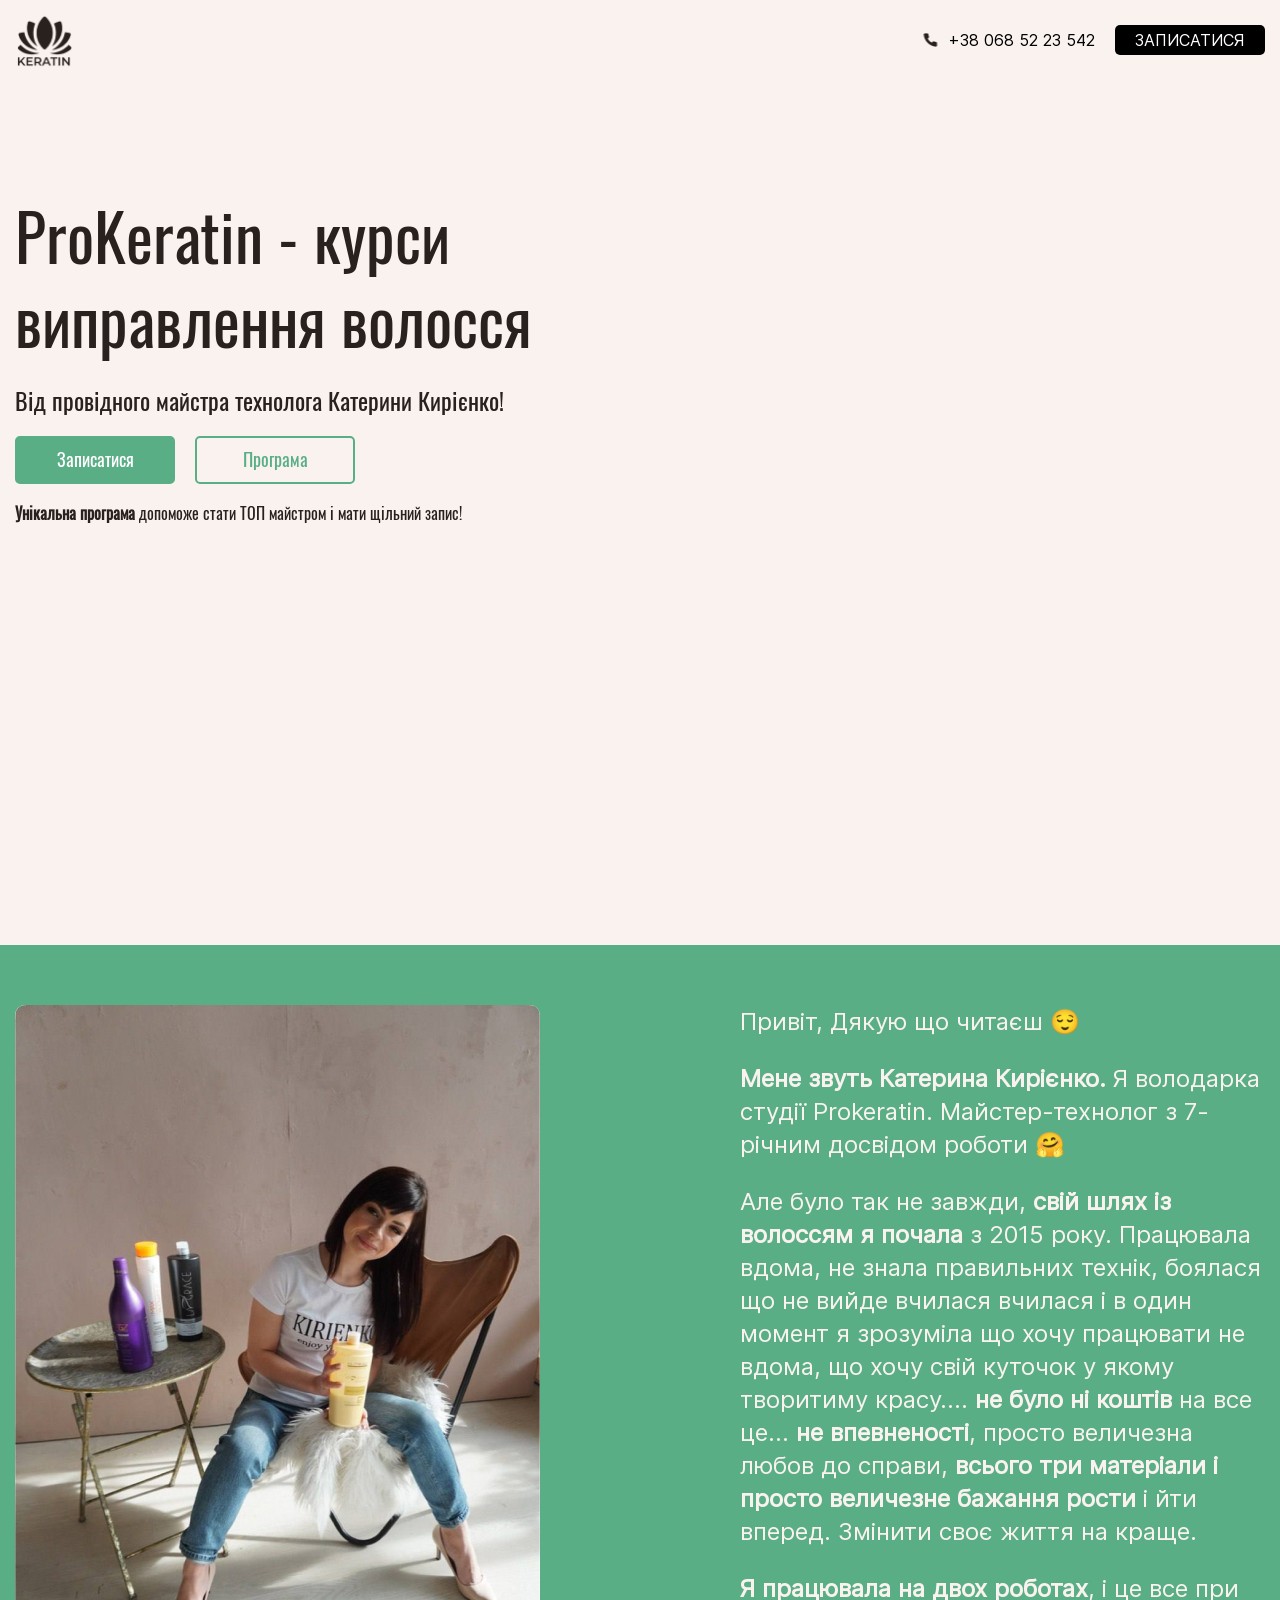
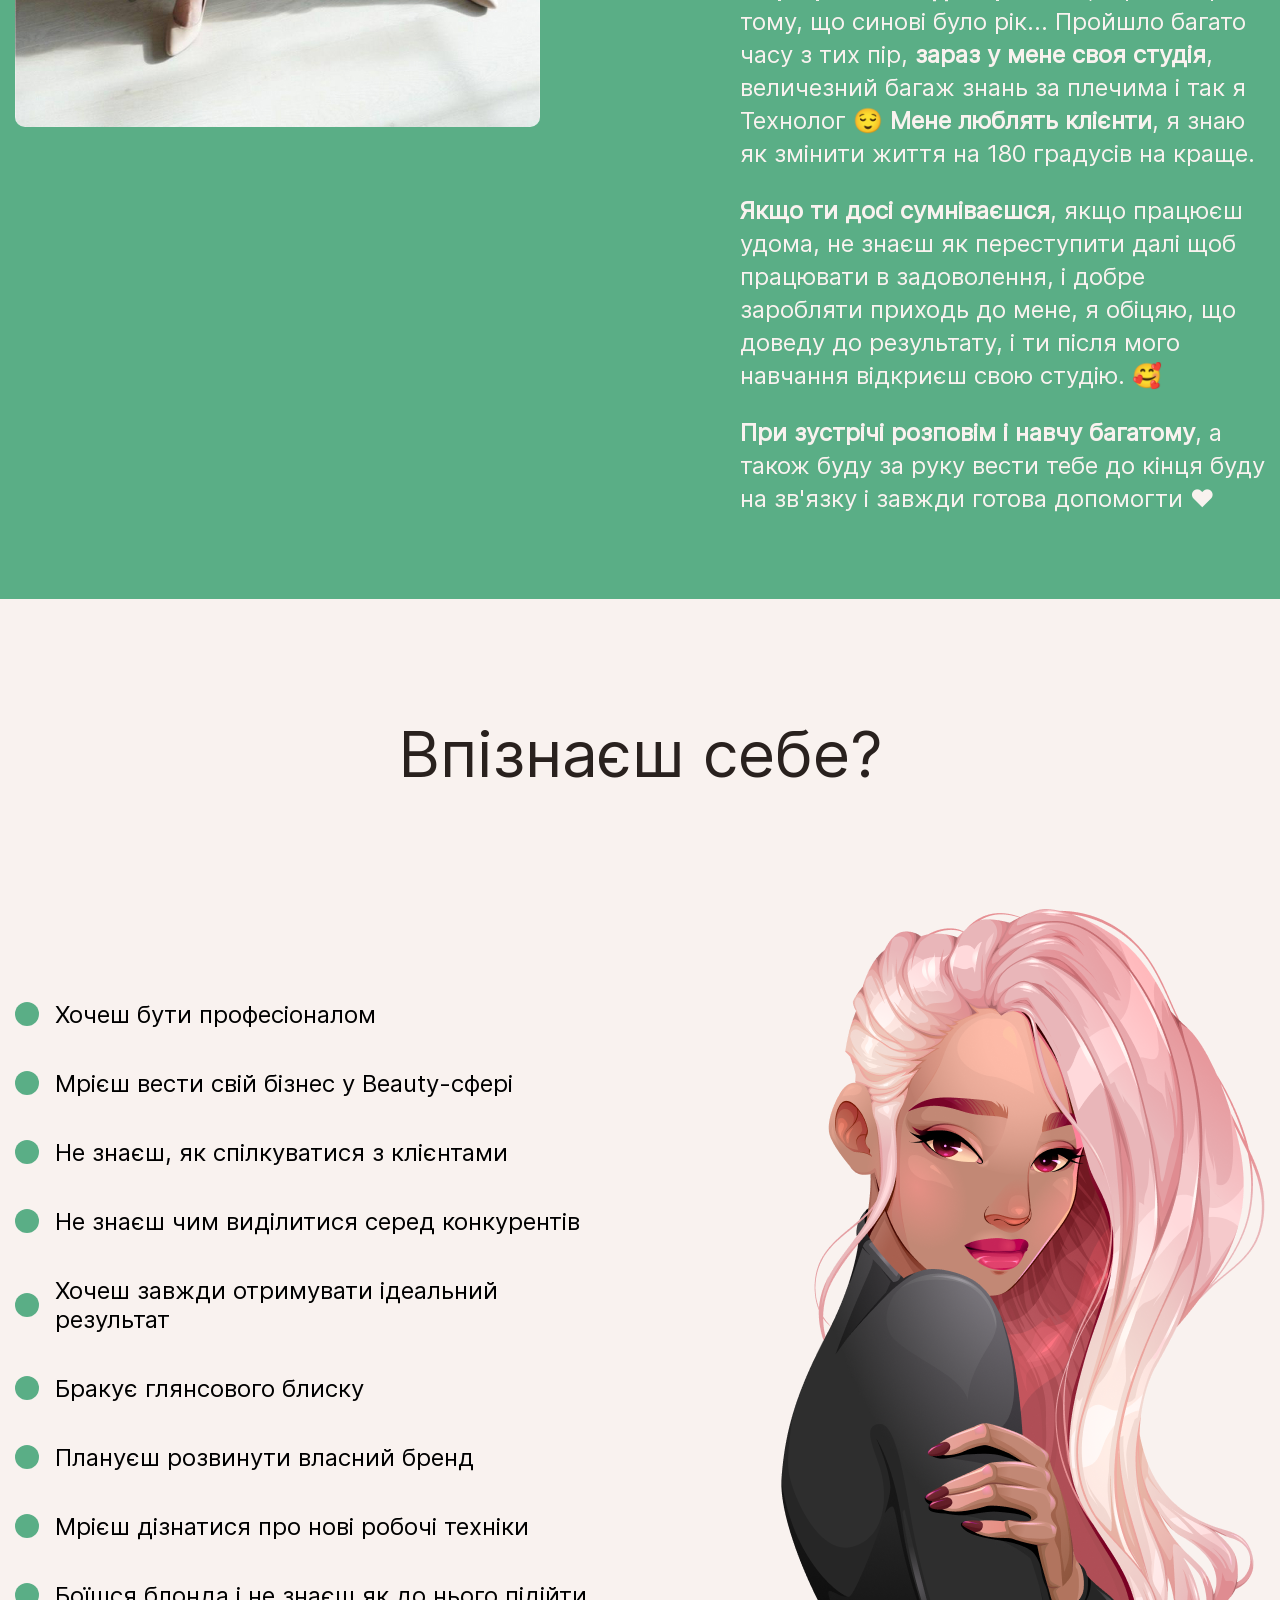
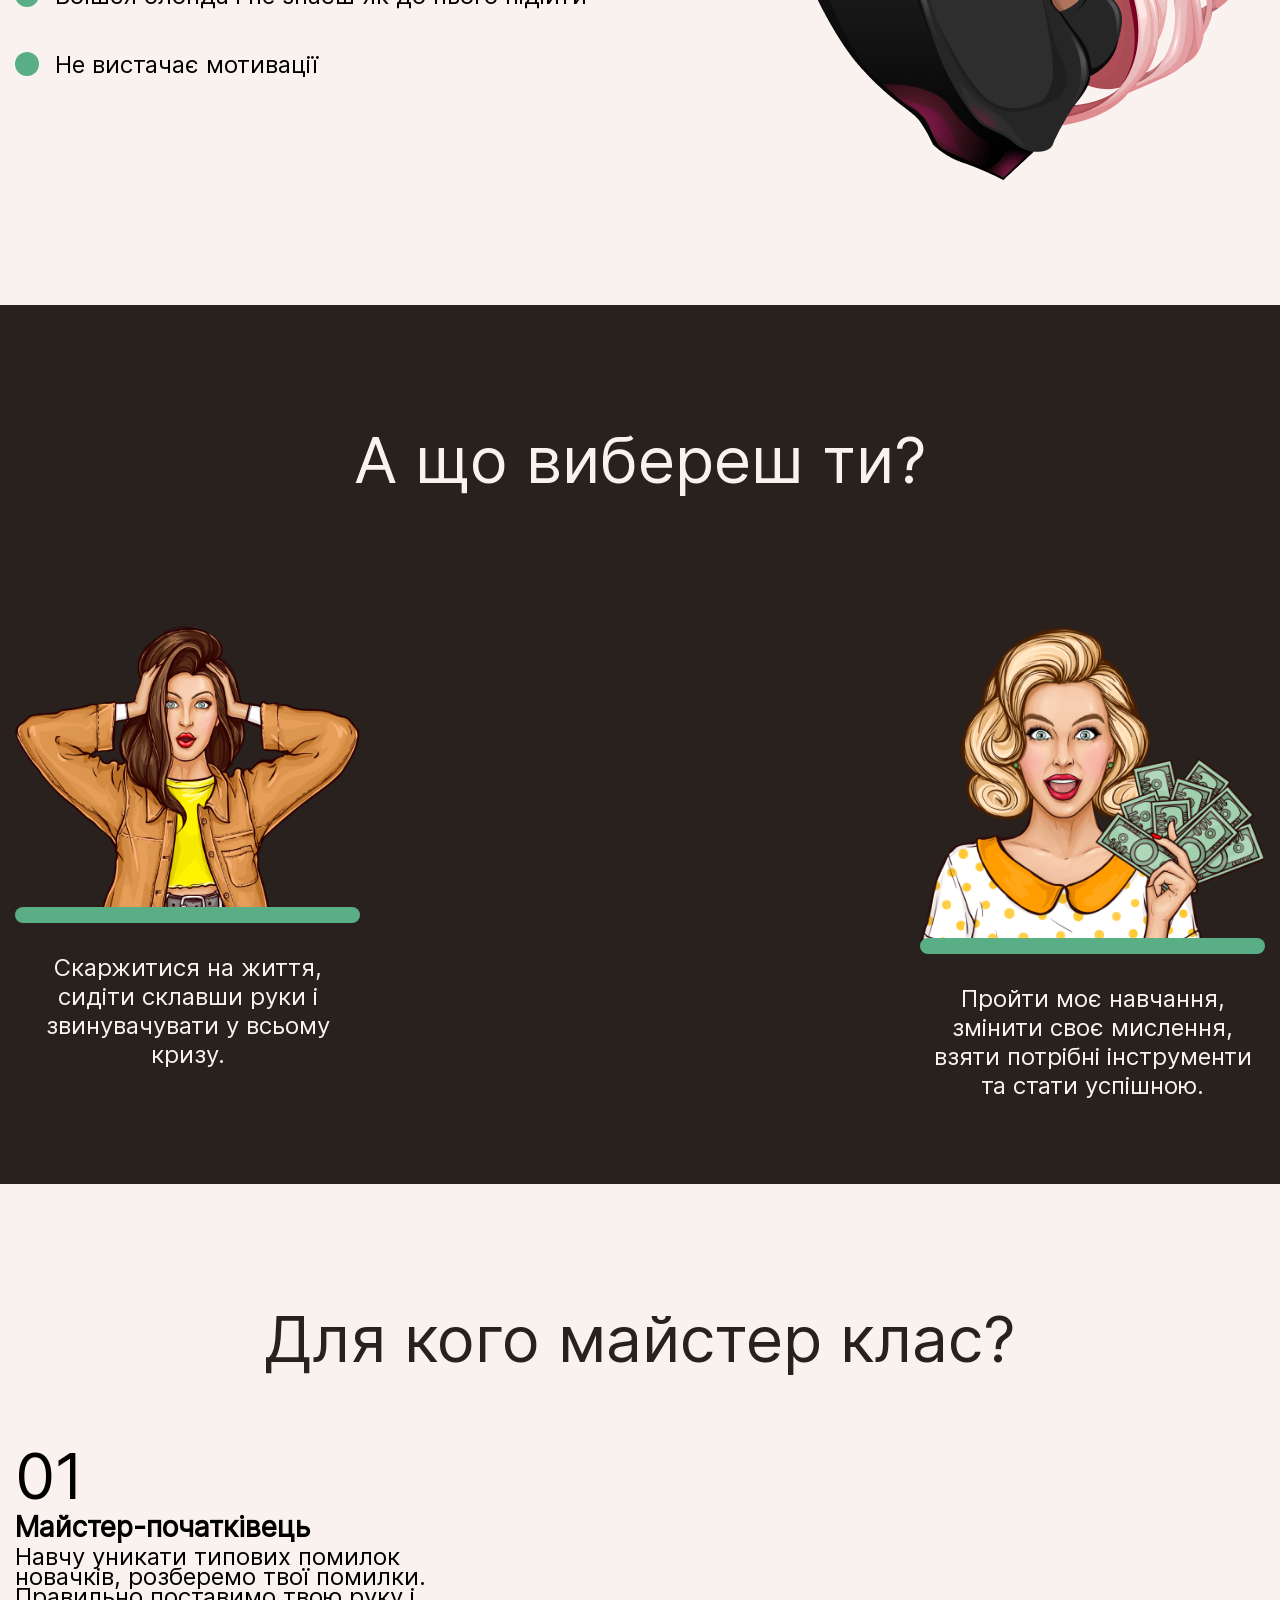
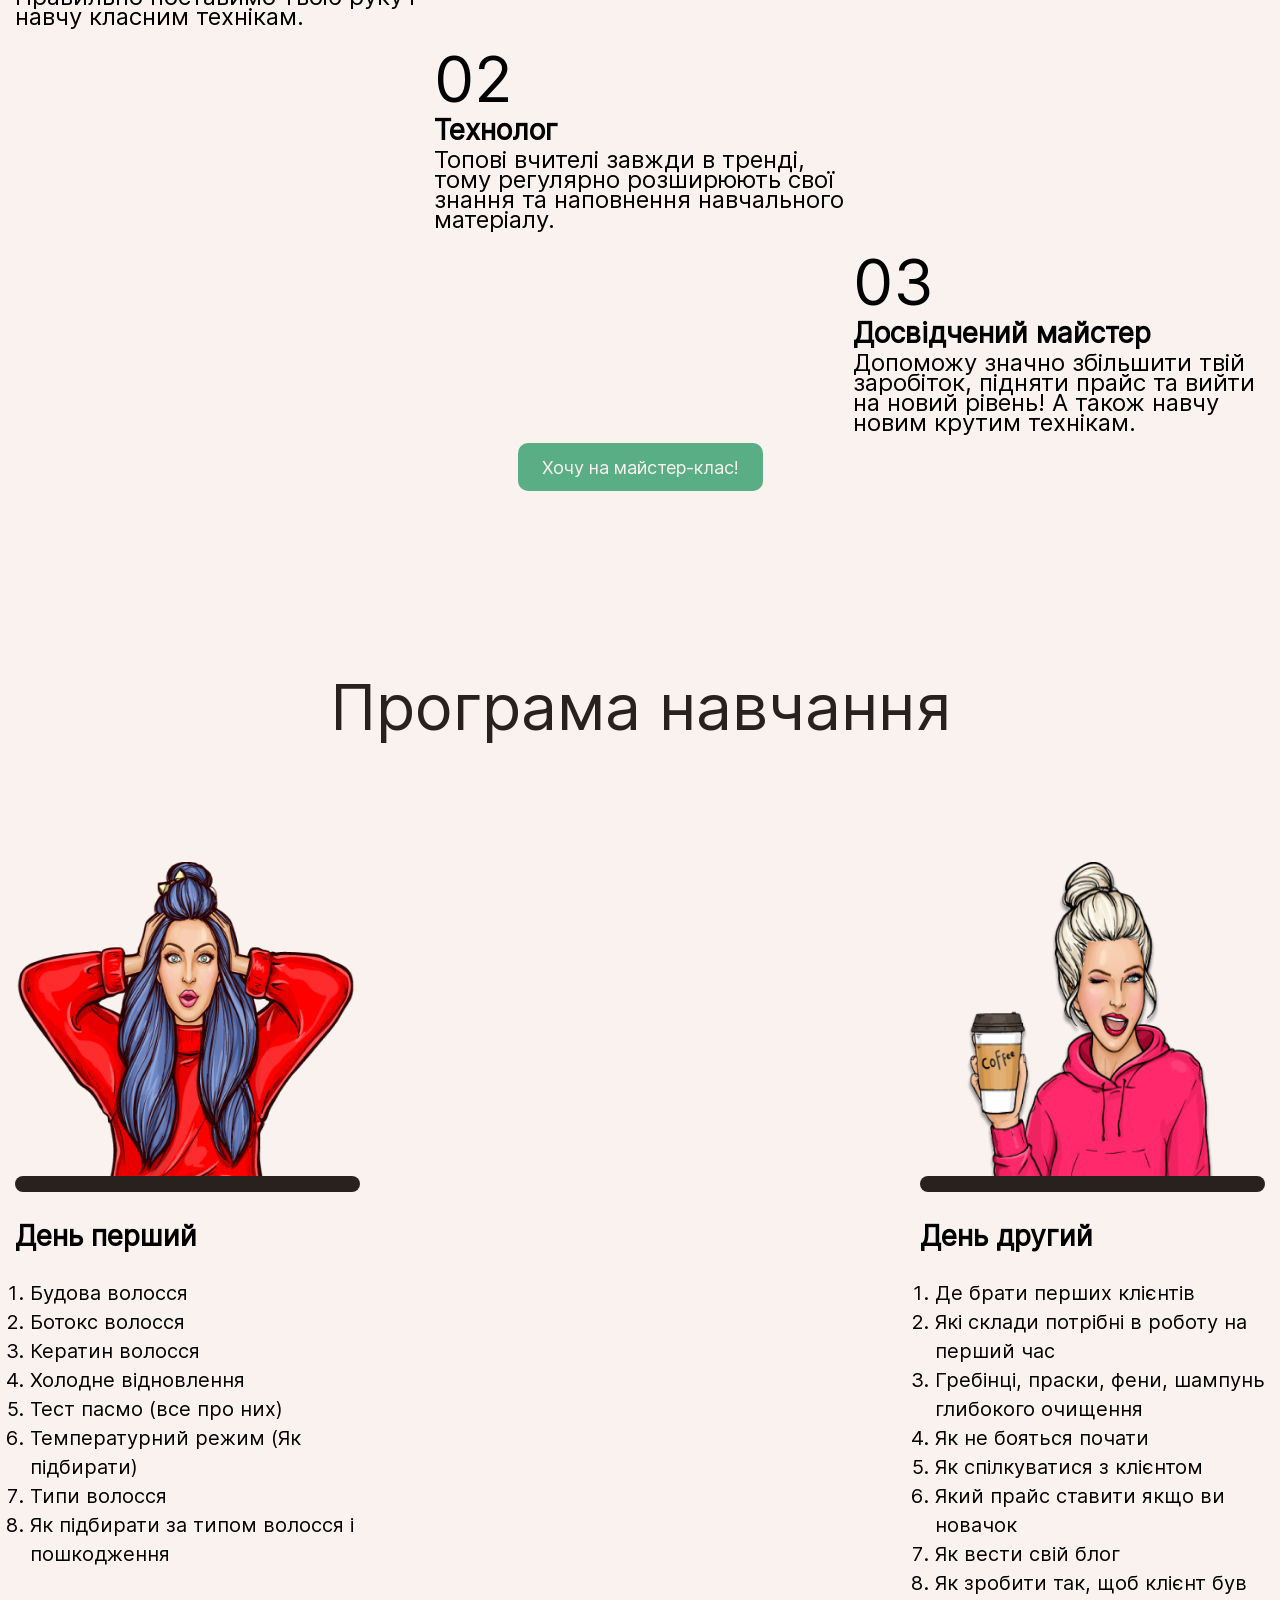
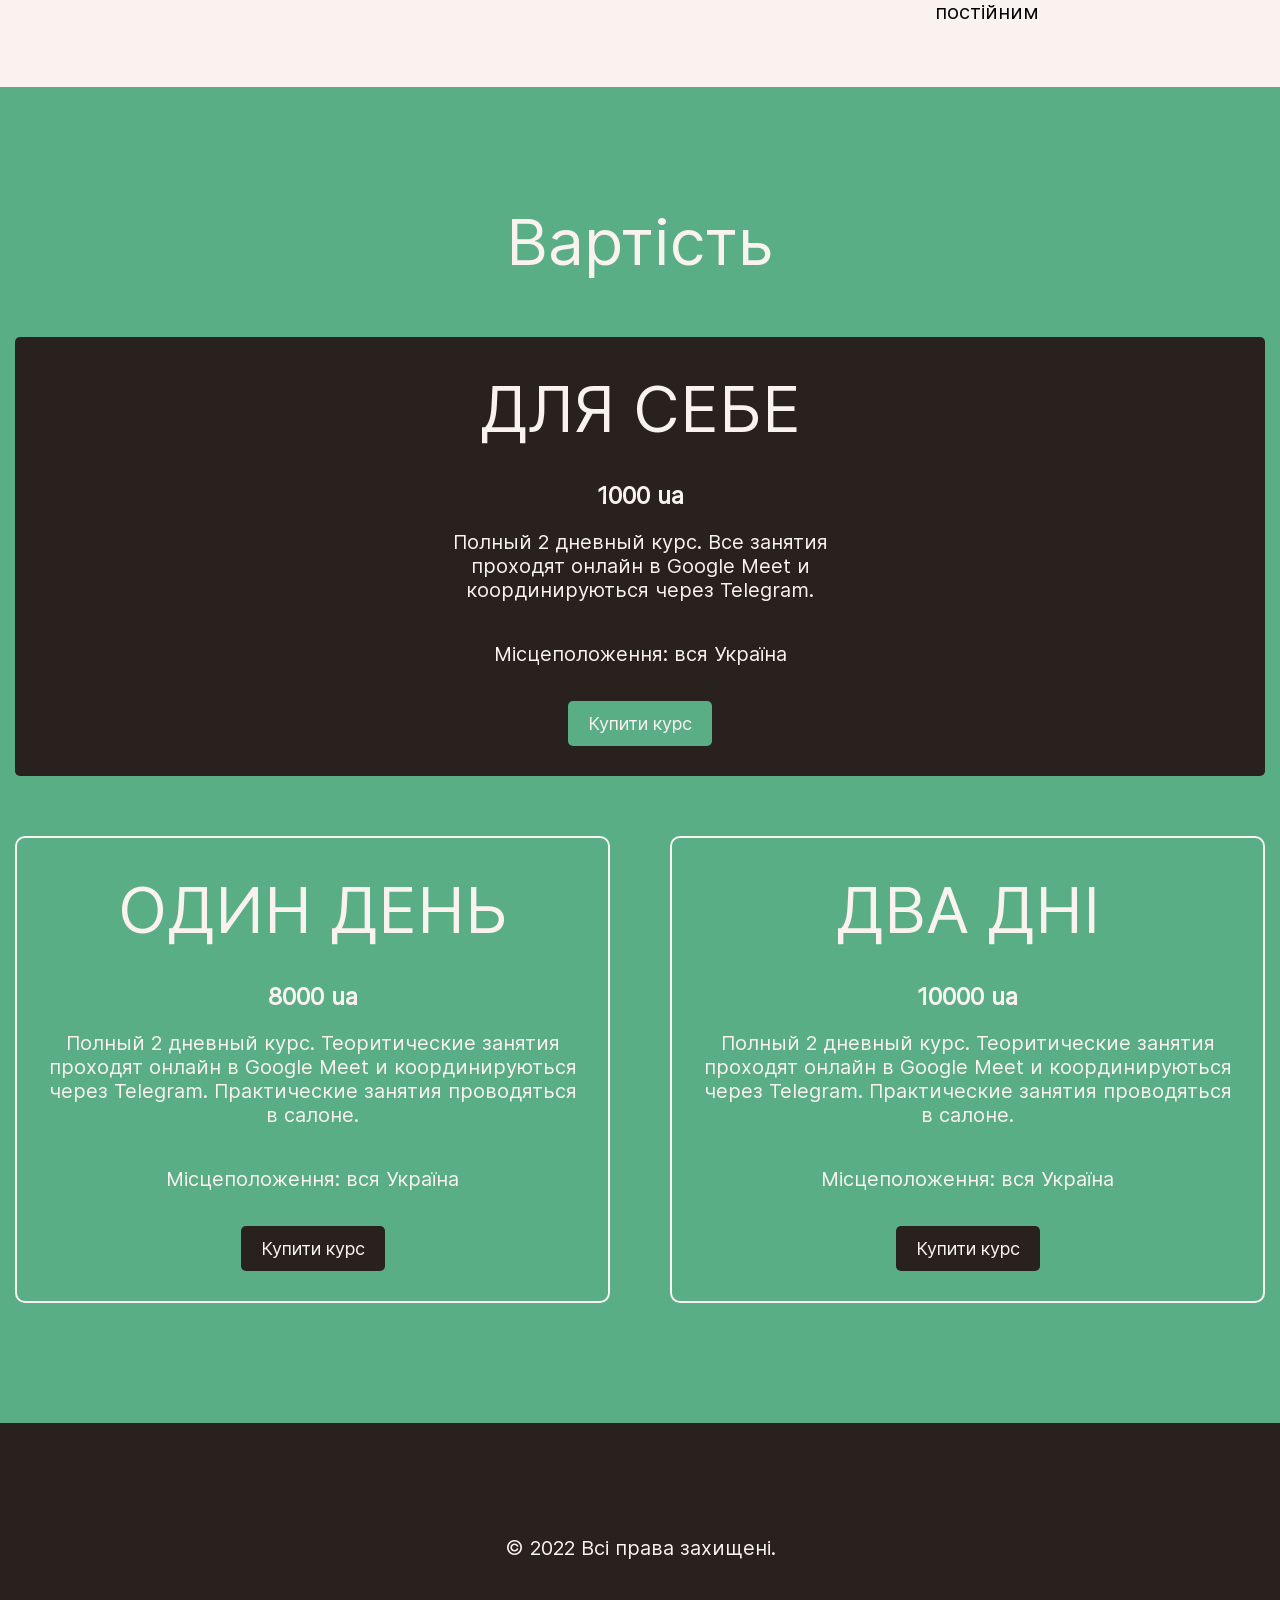
<file: index.html>
<!DOCTYPE html>
<html lang="en">
<head>
    <meta charset="UTF-8">
    <meta http-equiv="X-UA-Compatible" content="IE=edge">
    <meta name="viewport" content="width=device-width, initial-scale=1.0">
    <title>ProKeratin</title>
    <!-- <link rel="stylesheet" href="css/normalize.css"> -->
    <link rel="stylesheet" href="css/style.css">
</head>
<body>
    <header class="header">
        <div class="container">
            <div class="header__top">
                <nav class="header__menu">
                    <ul class="header__menu-list">
                        <li class="header__menu-item">
                            <a class="header__logo" href="#" >
                                <img src="./img/logo_max.png" alt="logo">
                            </a>
                        </li>
                        <li class="header__menu-item">
                            <a class="header__phone" href="tel:+380685223542" >+38 068 52 23 542</a>
                        </li>
                        <li class="header__menu-item">
                            <a class="header__singup" href="#">Записатися</a>
                        </li>
                    </ul>
                </nav>
            </div>
            <div class="header__main">
                <div class="header__desc">
                    <h1 class="header__title">ProKeratin - курси виправлення волосся</h1>
                    <p class="header__desc-author">Від провідного майстра технолога Катерини Кирієнко!</p>
                    <div class="header__btn">
                        <a class="header__btn-item header__btn-item--active" href="#" >Записатися</a>
                        <a class="header__btn-item" href="#" >Програма</a>
                    </div>
                    <p class="header__desc-text"><b>Унікальна програма</b> допоможе стати ТОП майстром і мати щільний запис!</p>
                </div>
                <picture >
                    <source media="(max-width: 1023px)" srcset="./img/header_main_photo_min.png">
                    <source media="(min-width: 1024px)" srcset="./img/header_main_photo.png">
                    <img class="header__main-img" src="./img/header_main_photo_min.png" alt="main_photo">
                </picture>
            </div>
        </div>
    </header>
    <main class="main">
        <section class="author">
            <div class="container">
                <div class="author__wrapper">
                    <h2 class="is-hidden">Author</h2>
                    <picture >
                        <source media="(max-width: 1023px)" srcset="./img/photo_author_min.jpg">
                        <source media="(min-width: 1024px)" srcset="./img/photo_author.jpg">
                        <img class="author__photo" src="./img/photo_author_min.jpg" alt="author photo">
                    </picture>
                    <div class="author__text">
                        <p>Привіт, Дякую що читаєш 😌</p>
                        <p><b>Мене звуть Катерина Кирієнко.</b> Я володарка студії Prokeratin. Майстер-технолог з 7-річним досвідом роботи 🤗</p>
                        <p>Але було так не завжди, <b>свій шлях із волоссям я почала</b> з 2015 року. Працювала вдома, не знала правильних технік, боялася що не вийде вчилася вчилася і в один момент я зрозуміла що хочу працювати не вдома, що хочу свій куточок у якому творитиму красу…. <b>не було ні коштів</b> на все це... <b>не впевненості</b>, просто величезна любов до справи, <b>всього три матеріали і просто величезне бажання рости</b> і йти вперед. Змінити своє життя на краще.</p>
                        <p><b>Я працювала на двох роботах</b>, і це все при тому, що синові було рік… Пройшло багато часу з тих пір, <b>зараз у мене своя студія</b>, величезний багаж знань за плечима і так я Технолог 😌 <b>Мене люблять клієнти</b>, я знаю як змінити життя на 180 градусів на краще.</p>
                        <p><b>Якщо ти досі сумніваєшся</b>, якщо працюєш удома, не знаєш як переступити далі щоб працювати в задоволення, і добре заробляти приходь до мене, я обіцяю, що доведу до результату, і ти після мого навчання відкриєш свою студію. 🥰</p>
                        <p><b>При зустрічі розповім і навчу багатому</b>, а також буду за руку вести тебе до кінця буду на зв'язку і завжди готова допомогти ❤️</p>
                    </div>
                </div>
            </div>
        </section>
        <section class="yourself">
            <div class="container">
                <div class="yourself__wrapper">
                    <h2 class="title">Впізнаєш себе?</h2>
                    <div class="yourself__box">
                        <picture >
                            <source media="(max-width: 1023px)" srcset="./img/yourself_min.png">
                            <source media="(min-width: 1024px)" srcset="./img/yourself.png">
                            <img class="yourself__img" src="./img/yourself_min.png" alt="you recognize yourself">
                        </picture>
                        <ul class="yourself__list">
                            <li class="yourself__item"><p>Хочеш бути професіоналом</p></li>
                            <li class="yourself__item"><p>Мрієш вести свій бізнес у Beauty-сфері</p></li>
                            <li class="yourself__item"><p>Не знаєш, як спілкуватися з клієнтами</p></li>
                            <li class="yourself__item"><p>Не знаєш чим виділитися серед конкурентів</p></li>
                            <li class="yourself__item"><p>Хочеш завжди отримувати ідеальний результат</p></li>
                            <li class="yourself__item"><p>Бракує глянсового блиску</p></li>
                            <li class="yourself__item"><p>Плануєш розвинути власний бренд</p></li>
                            <li class="yourself__item"><p>Мрієш дізнатися про нові робочі техніки</p></li>
                            <li class="yourself__item"><p>Боїшся блонда і не знаєш як до нього підійти</p></li>
                            <li class="yourself__item"><p>Не вистачає мотивації</p></li>
                        </ul>
                    </div>
                </div>
            </div>
        </section>
        <section class="choose-you">
            <div class="container">
                <h2 class="title title--color">А що вибереш ти?</h2>
                <div class="choose-you__wrapper">
                    <div class="choose-you__item">
                        <div class="choose-you__img">
                            <picture >
                                <source media="(max-width: 1023px)" srcset="./img/choose_img_1_min.png">
                                <source media="(min-width: 1024px)" srcset="./img/choose_img_1.png">
                                <img src="./img/choose_img_1_min.png" alt="what will you choose">
                            </picture>
                        </div>
                        <p class="choose-you__text">Скаржитися на життя, сидіти склавши руки і звинувачувати у всьому кризу.</p>
                    </div>
                    <div class="choose-you__item">
                        <div class="choose-you__img">
                            <picture >
                                <source media="(max-width: 1023px)" srcset="./img/choose_img_2_min.png">
                                <source media="(min-width: 1024px)" srcset="./img/choose_img_2.png">
                                <img src="./img/choose_img_2_min.png" alt="what will you choose">
                            </picture>
                        </div>
                        <p class="choose-you__text">Пройти моє навчання, змінити своє мислення, взяти потрібні інструменти та стати успішною.</p>
                    </div>
                </div>
            </div>
        </section>
        <section class="master-class">
            <div class="container">
                <h2 class="title">Для кого майстер клас?</h2>
                <div class="master-class__wrapper">
                    <ul class="master-class__list">
                        <li class="master-class__item">
                            <div class="master-class__item-box">
                                <span>01</span>
                                <h3>Майстер-початківець</h3>
                                <p>Навчу уникати типових помилок новачків, розберемо твої помилки.
                                Правильно поставимо твою руку і навчу класним технікам.</p>
                            </div>   
                        </li>
                        <li class="master-class__item master-class__item--flex-center">
                            <div class="master-class__item-box">
                                <span>02</span>
                                <h3>Технолог</h3>
                                <p>Топові вчителі завжди в тренді, тому регулярно розширюють свої знання та наповнення навчального матеріалу.</p>
                            </div>
                        </li>
                        <li class="master-class__item master-class__item--flex-end">
                            <div class="master-class__item-box">
                                <span>03</span>
                                <h3>Досвідчений майстер </h3>
                                <p>Допоможу значно збільшити твій заробіток, підняти прайс та вийти на новий рівень! А також навчу новим крутим технікам.</p>
                            </div>
                        </li>
                    </ul>
                    <a class="master-class__btn" href="#" >Хочу на майстер-клас!</a>
                </div>
            </div>
        </section>
        <section class="instruction">
            <div class="container">
                <h2 class="title">Програма навчання</h2>
                <div class="instruction__wrapper">
                    <div class="instruction__box">
                        <div class="instruction__img">
                            <picture >
                                <source media="(max-width: 1023px)" srcset="./img/instruction_img_1_min.png">
                                <source media="(min-width: 1024px)" srcset="./img/instruction_img_1.png">
                                <img src="./img/instruction_img_1_min.png" alt="first step">
                            </picture>
                        </div>
                        <h3 class="instruction__title">День перший</h3>
                        <ul class="instruction__list">
                            <li class="instruction__item">Будова волосся</li>
                            <li class="instruction__item">Ботокс волосся</li>
                            <li class="instruction__item">Кератин волосся</li>
                            <li class="instruction__item">Холодне відновлення</li>
                            <li class="instruction__item">Тест пасмо (все про них)</li>
                            <li class="instruction__item">Температурний режим (Як підбирати)</li>
                            <li class="instruction__item">Типи волосся</li>
                            <li class="instruction__item">Як підбирати за типом волосся і пошкодження</li>
                        </ul>
                    </div>
                    <div class="instruction__box">
                        <div class="instruction__img">
                            <picture >
                                <source media="(max-width: 1023px)" srcset="./img/instruction_img_2_min.png">
                                <source media="(min-width: 1024px)" srcset="./img/instruction_img_2.png">
                                <img src="./img/instruction_img_2_min.png" alt="second step">
                            </picture>
                        </div>
                        <h3 class="instruction__title">День другий</h3>
                        <ul class="instruction__list">
                            <li class="instruction__item">Де брати перших клієнтів</li>
                            <li class="instruction__item">Які склади потрібні в роботу на перший час</li>
                            <li class="instruction__item">Гребінці, праски, фени, шампунь глибокого очищення</li>
                            <li class="instruction__item">Як не бояться почати</li>
                            <li class="instruction__item">Як спілкуватися з клієнтом</li>
                            <li class="instruction__item">Який прайс ставити якщо ви новачок</li>
                            <li class="instruction__item">Як вести свій блог</li>
                            <li class="instruction__item">Як зробити так, щоб клієнт був постійним</li>
                        </ul>
                    </div>
                </div>  
            </div>
        </section>
        <section class="price">
            <div class="container">
                <div class="price__wrapper">
                    <h2 class="title title--color">Вартість</h2>
                    <div class="price__box price__box--first">
                        <h3 class="price__title">Для себе</h3>
                        <span>1000 ua</span>
                        <p class="price__text price__text--width">Полный 2 дневный курс. Все занятия проходят онлайн в Google Meet и координируються через Telegram.</p>
                        <p class="price__place">Місцеположення: вся Україна</p>
                        <a class="price__btn price__btn--bacg-col" href="#">Купити курс</a>
                    </div>
                    <div class="price__box-wrapper">
                        <div class="price__box price__box--second">
                            <h3 class="price__title">ОДИН ДЕНЬ</h3>
                            <span>8000 ua</span>
                            <p class="price__text">Полный 2 дневный курс. Теоритические занятия проходят онлайн в Google Meet и координируються через Telegram. Практические занятия проводяться в салоне.</p>
                            <p class="price__place">Місцеположення: вся Україна</p>
                            <a class="price__btn" href="#">Купити курс</a>
                        </div>
                        <div class="price__box price__box--second">
                            <h3 class="price__title">ДВА ДНІ</h3>
                            <span>10000 ua</span>
                            <p class="price__text">Полный 2 дневный курс. Теоритические занятия проходят онлайн в Google Meet и координируються через Telegram. Практические занятия проводяться в салоне.</p>
                            <p class="price__place">Місцеположення: вся Україна</p>
                            <a class="price__btn" href="#">Купити курс</a>
                        </div>
                    </div>
                </div>
            </div>
        </section>
    </main>
    <footer class="footer">
        <span>© 2022 Всі права захищені.</span>
    </footer>
</body>
</html>
</file>
<file: css/style.css>
@font-face {
  font-family: "Oswald";
  src: url("../fonts/Oswald-Regular.woff2") format("woff2");
  font-weight: 400;
  font-display: swap;
  font-style: normal;
}

@font-face {
  font-family: "Inter";
  src: url("../fonts/Inter-Regular.woff2") format("woff2");
  font-weight: 400;
  font-display: swap;
  font-style: normal;
}

*,
*::before,
*::after {
  -webkit-box-sizing: border-box;
          box-sizing: border-box;
}

body {
  margin: 0;
  background-color: #fff;
  font-family: "Oswald", sans-serif;
  font-size: 100%;
}

img {
  max-width: 100%;
}

a {
  text-decoration: none;
}

ul {
  padding: 0;
  margin: 0;
  list-style: none;
}

li {
  list-style-type: none;
}

.is-hidden {
  display: none !important;
}

.for-mobile {
  display: none;
}

@media (max-width: 1024px) {
  .for-mobile {
    display: block;
  }
}

.btn-reset {
  border: none;
  background: transparent;
  cursor: pointer;
}

.container {
  min-width: 320px;
  width: 100%;
  padding: 0 15px;
  margin: 0 auto;
}

body {
  background-color: #f9f2ef;
}

section {
  padding: 60px 0px;
}

.title {
  text-align: center;
  font-family: "Inter", sans-serif;
  font-size: 32px;
  font-weight: 300;
  line-height: 42px;
  color: #29211e;
}

.title--color {
  color: #F9F2EF;
}

.header__top {
  margin-top: 10px;
}

.header__menu-list {
  position: relative;
  display: -webkit-box;
  display: -ms-flexbox;
  display: flex;
  -webkit-box-pack: end;
      -ms-flex-pack: end;
          justify-content: flex-end;
  -webkit-box-align: center;
      -ms-flex-align: center;
          align-items: center;
  -webkit-box-orient: horizontal;
  -webkit-box-direction: normal;
      -ms-flex-direction: row;
          flex-direction: row;
  min-height: 45px;
}

.header__menu-item {
  font-family: "Inter", sans-serif;
  font-size: 12px;
  line-height: 14px;
}

.header__logo {
  position: absolute;
  top: 0;
  left: 0;
  display: block;
  width: 45px;
  height: 45px;
}

.header__phone {
  font-weight: 500;
  color: #000;
  position: relative;
}

.header__phone::before {
  content: '';
  position: absolute;
  top: 2px;
  left: -22px;
  width: 12px;
  height: 12px;
  background-image: url("../img/phone.png");
  background-position: center;
  background-repeat: no-repeat;
  background-size: cover;
}

.header__singup {
  padding: 5px 20px;
  margin-left: 10px;
  border-radius: 5px;
  text-transform: uppercase;
  color: #fff;
  background-color: #000;
}

.header__main {
  max-width: 370px;
  margin: 0 auto;
}

.header__desc {
  margin: 60px 0px;
  text-align: center;
  color: #29211e;
}

.header__title {
  font-size: 32px;
  font-weight: 400;
  line-height: 42px;
  margin-bottom: 20px;
}

.header__desc-author {
  font-size: 16px;
  font-weight: 300;
  line-height: 21px;
  margin-bottom: 20px;
}

.header__btn {
  display: -webkit-box;
  display: -ms-flexbox;
  display: flex;
  -webkit-box-pack: justify;
      -ms-flex-pack: justify;
          justify-content: space-between;
  -webkit-box-align: center;
      -ms-flex-align: center;
          align-items: center;
  margin-bottom: 20px;
}

.header__btn-item {
  display: -webkit-box;
  display: -ms-flexbox;
  display: flex;
  -webkit-box-pack: center;
      -ms-flex-pack: center;
          justify-content: center;
  -webkit-box-align: center;
      -ms-flex-align: center;
          align-items: center;
  -webkit-box-orient: horizontal;
  -webkit-box-direction: normal;
      -ms-flex-direction: row;
          flex-direction: row;
  width: 160px;
  height: 48px;
  border: 2px solid #5AAE86;
  border-radius: 5px;
  font-size: 18px;
  font-weight: 500;
  line-height: 21px;
  color: #5AAE86;
}

.header__btn-item--active {
  background-color: #5AAE86;
  color: #fff;
}

.header__desc-text {
  font-size: 12px;
  font-weight: 300;
  line-height: 14px;
}

.author {
  color: #f9f2ef;
  background-color: #5AAE86;
}

.author__wrapper {
  display: -webkit-box;
  display: -ms-flexbox;
  display: flex;
  -webkit-box-orient: vertical;
  -webkit-box-direction: normal;
      -ms-flex-direction: column;
          flex-direction: column;
  -webkit-box-pack: center;
      -ms-flex-pack: center;
          justify-content: center;
  -webkit-box-align: center;
      -ms-flex-align: center;
          align-items: center;
}

.author__photo {
  background-size: cover;
  border-radius: 10px;
  margin-bottom: 60px;
}

.author__text {
  font-family: "Inter", sans-serif;
  font-size: 16px;
  font-weight: 300;
  line-height: 22px;
}

.author__text p {
  margin-top: 0px;
}

.yourself__box {
  display: -webkit-box;
  display: -ms-flexbox;
  display: flex;
  -webkit-box-orient: vertical;
  -webkit-box-direction: normal;
      -ms-flex-direction: column;
          flex-direction: column;
  -webkit-box-pack: center;
      -ms-flex-pack: center;
          justify-content: center;
  -webkit-box-align: center;
      -ms-flex-align: center;
          align-items: center;
}

.yourself__img {
  margin: 60px 0px;
}

.yourself__item {
  position: relative;
  padding-left: 25px;
  font-family: "Inter", sans-serif;
  font-size: 16px;
  font-weight: 400;
  line-height: 19px;
  margin-bottom: 30px;
}

.yourself__item p::before {
  content: '';
  width: 16px;
  height: 16px;
  border-radius: 50%;
  background-color: #5AAE86;
  position: absolute;
  top: 50%;
  left: 0px;
  -webkit-transform: translateY(-50%);
          transform: translateY(-50%);
}

.choose-you {
  color: #f9f2ef;
  background-color: #29211E;
}

.choose-you__wrapper {
  display: -webkit-box;
  display: -ms-flexbox;
  display: flex;
  -webkit-box-orient: vertical;
  -webkit-box-direction: normal;
      -ms-flex-direction: column;
          flex-direction: column;
  -webkit-box-pack: center;
      -ms-flex-pack: center;
          justify-content: center;
  -webkit-box-align: center;
      -ms-flex-align: center;
          align-items: center;
}

.choose-you__item {
  max-width: 345px;
  margin-top: 60px;
  text-align: center;
}

.choose-you__img {
  position: relative;
  margin-bottom: 30px;
}

.choose-you__img::after {
  content: '';
  height: 12px;
  border-radius: 7px;
  position: absolute;
  left: 0px;
  right: 0px;
  bottom: 0px;
  background-color: #5AAE86;
}

.choose-you__text {
  font-family: "Inter", sans-serif;
  font-size: 16px;
  font-weight: 400;
  line-height: 19px;
}

.master-class__wrapper {
  display: -webkit-box;
  display: -ms-flexbox;
  display: flex;
  -webkit-box-orient: vertical;
  -webkit-box-direction: normal;
      -ms-flex-direction: column;
          flex-direction: column;
  -webkit-box-pack: center;
      -ms-flex-pack: center;
          justify-content: center;
  -webkit-box-align: center;
      -ms-flex-align: center;
          align-items: center;
}

.master-class__item {
  margin-bottom: 60px;
  font-family: "Inter", sans-serif;
  font-size: 16px;
  line-height: 19px;
}

.master-class__item span {
  font-size: 64px;
  font-weight: 300;
  line-height: 83px;
}

.master-class__item h3 {
  margin: 0px;
  padding: 0px;
  font-weight: 600;
}

.master-class__item p {
  margin: 0px;
  padding: 10px 0px;
  font-weight: 300;
}

.master-class__btn {
  width: 245px;
  height: 48px;
  display: -webkit-box;
  display: -ms-flexbox;
  display: flex;
  -webkit-box-pack: center;
      -ms-flex-pack: center;
          justify-content: center;
  -webkit-box-align: center;
      -ms-flex-align: center;
          align-items: center;
  -webkit-box-orient: horizontal;
  -webkit-box-direction: normal;
      -ms-flex-direction: row;
          flex-direction: row;
  border-radius: 10px;
  background-color: #5AAE86;
  color: #F9F2EF;
  font-family: "Inter", sans-serif;
  font-size: 18px;
  font-weight: 500;
  line-height: 21px;
}

.instruction__wrapper {
  display: -webkit-box;
  display: -ms-flexbox;
  display: flex;
  -webkit-box-orient: vertical;
  -webkit-box-direction: normal;
      -ms-flex-direction: column;
          flex-direction: column;
  -webkit-box-pack: center;
      -ms-flex-pack: center;
          justify-content: center;
  -webkit-box-align: center;
      -ms-flex-align: center;
          align-items: center;
}

.instruction__box {
  max-width: 345px;
  margin-top: 60px;
  font-family: "Inter", sans-serif;
  font-size: 16px;
  line-height: 19px;
}

.instruction__img {
  position: relative;
  margin-bottom: 30px;
}

.instruction__img::after {
  content: '';
  height: 12px;
  border-radius: 7px;
  position: absolute;
  left: 0px;
  right: 0px;
  bottom: 0px;
  background-color: #29211E;
}

.instruction__title {
  font-weight: 600;
}

.instruction__list {
  margin-left: 15px;
}

.instruction__item {
  list-style: decimal;
  font-weight: 400;
}

.price {
  background-color: #5AAE86;
  font-family: "Inter", sans-serif;
  font-size: 16px;
  line-height: 19px;
}

.price__wrapper {
  color: #f9f2ef;
}

.price__box {
  display: -webkit-box;
  display: -ms-flexbox;
  display: flex;
  -webkit-box-orient: vertical;
  -webkit-box-direction: normal;
      -ms-flex-direction: column;
          flex-direction: column;
  -webkit-box-pack: center;
      -ms-flex-pack: center;
          justify-content: center;
  -webkit-box-align: center;
      -ms-flex-align: center;
          align-items: center;
  text-align: center;
  margin-bottom: 60px;
}

.price__box--first {
  background-color: #29211E;
  border-radius: 5px;
}

.price__box span {
  font-size: 24px;
  font-weight: 600;
  line-height: 29px;
}

.price__title {
  text-transform: uppercase;
  font-size: 48px;
  font-weight: 300;
  line-height: 63px;
  margin: 30px 0px;
}

.price__text {
  font-weight: 300;
}

.price__place {
  font-weight: 500;
}

.price__btn {
  font-size: 18px;
  font-weight: 500;
  line-height: 21px;
  padding: 12px 20px;
  border-radius: 5px;
  color: #F9F2EF;
  background-color: #29211E;
  margin: 15px 0px 30px 0px;
}

.price__btn--bacg-col {
  background-color: #5AAE86;
}

.footer {
  display: -webkit-box;
  display: -ms-flexbox;
  display: flex;
  -webkit-box-pack: center;
      -ms-flex-pack: center;
          justify-content: center;
  -webkit-box-align: center;
      -ms-flex-align: center;
          align-items: center;
  -webkit-box-orient: horizontal;
  -webkit-box-direction: normal;
      -ms-flex-direction: row;
          flex-direction: row;
  background-color: #29211E;
}

.footer span {
  font-family: "Inter", sans-serif;
  font-size: 16px;
  font-weight: 300;
  line-height: 19px;
  color: #F9F2EF;
  padding: 60px 0px;
}

@media (min-width: 1024px) {
  .title {
    font-size: 64px;
    line-height: 84px;
  }
  .header__menu-list {
    min-height: 60px;
  }
  .header__menu-item {
    font-size: 16px;
    line-height: 19px;
  }
  .header__logo {
    width: 60px;
    height: 60px;
  }
  .header__phone::before {
    top: 2px;
    left: -26px;
    width: 16px;
    height: 16px;
  }
  .header__singup {
    margin-left: 20px;
  }
  .header__main {
    position: relative;
    max-width: 1300px;
    width: 100%;
    display: -webkit-box;
    display: -ms-flexbox;
    display: flex;
    -webkit-box-pack: end;
        -ms-flex-pack: end;
            justify-content: flex-end;
    -webkit-box-align: center;
        -ms-flex-align: center;
            align-items: center;
    -webkit-box-orient: horizontal;
    -webkit-box-direction: normal;
        -ms-flex-direction: row;
            flex-direction: row;
  }
  .header__desc {
    position: absolute;
    top: 20px;
    left: 0px;
    width: 745px;
    text-align: start;
    color: #29211e;
  }
  .header__title {
    font-size: 64px;
    line-height: 84px;
  }
  .header__desc-author {
    font-size: 24px;
    line-height: 31px;
  }
  .header__btn {
    display: -webkit-box;
    display: -ms-flexbox;
    display: flex;
    -webkit-box-pack: start;
        -ms-flex-pack: start;
            justify-content: start;
    -webkit-box-align: center;
        -ms-flex-align: center;
            align-items: center;
    -webkit-box-orient: horizontal;
    -webkit-box-direction: normal;
        -ms-flex-direction: row;
            flex-direction: row;
  }
  .header__btn-item {
    margin-right: 20px;
  }
  .header__desc-text {
    font-size: 16px;
    line-height: 19px;
  }
  .header__main-img {
    height: 870px;
  }
  .author {
    padding: 60px 0px;
  }
  .author__wrapper {
    display: -webkit-box;
    display: -ms-flexbox;
    display: flex;
    -webkit-box-pack: justify;
        -ms-flex-pack: justify;
            justify-content: space-between;
    -webkit-box-align: start;
        -ms-flex-align: start;
            align-items: flex-start;
    -webkit-box-orient: horizontal;
    -webkit-box-direction: normal;
        -ms-flex-direction: row;
            flex-direction: row;
  }
  .author__text {
    width: 525px;
    font-size: 24px;
    line-height: 33px;
  }
  .yourself__box {
    display: -webkit-box;
    display: -ms-flexbox;
    display: flex;
    -webkit-box-pack: justify;
        -ms-flex-pack: justify;
            justify-content: space-between;
    -webkit-box-align: center;
        -ms-flex-align: center;
            align-items: center;
    -webkit-box-orient: horizontal;
    -webkit-box-direction: reverse;
        -ms-flex-direction: row-reverse;
            flex-direction: row-reverse;
  }
  .yourself__list {
    width: 600px;
  }
  .yourself__item {
    padding-left: 40px;
    font-size: 24px;
    line-height: 29px;
    margin-bottom: 40px;
  }
  .yourself__item p::before {
    content: '';
    width: 24px;
    height: 24px;
  }
  .choose-you__wrapper {
    display: -webkit-box;
    display: -ms-flexbox;
    display: flex;
    -webkit-box-pack: justify;
        -ms-flex-pack: justify;
            justify-content: space-between;
    -webkit-box-align: start;
        -ms-flex-align: start;
            align-items: flex-start;
    -webkit-box-orient: horizontal;
    -webkit-box-direction: normal;
        -ms-flex-direction: row;
            flex-direction: row;
  }
  .choose-you__item {
    width: 500px;
  }
  .choose-you__img::after {
    height: 16px;
    border-radius: 10px;
  }
  .choose-you__text {
    font-size: 24px;
    line-height: 29px;
  }
  .master-class__item {
    margin-bottom: 0px;
    font-size: 24px;
    line-height: 20px;
  }
  .master-class__item--flex-center {
    display: -webkit-box;
    display: -ms-flexbox;
    display: flex;
    -webkit-box-pack: center;
        -ms-flex-pack: center;
            justify-content: center;
    -webkit-box-align: center;
        -ms-flex-align: center;
            align-items: center;
    -webkit-box-orient: horizontal;
    -webkit-box-direction: normal;
        -ms-flex-direction: row;
            flex-direction: row;
  }
  .master-class__item--flex-end {
    display: -webkit-box;
    display: -ms-flexbox;
    display: flex;
    -webkit-box-pack: end;
        -ms-flex-pack: end;
            justify-content: flex-end;
    -webkit-box-align: center;
        -ms-flex-align: center;
            align-items: center;
    -webkit-box-orient: horizontal;
    -webkit-box-direction: normal;
        -ms-flex-direction: row;
            flex-direction: row;
  }
  .master-class__item-box {
    width: 33%;
  }
  .instruction__wrapper {
    display: -webkit-box;
    display: -ms-flexbox;
    display: flex;
    -webkit-box-pack: justify;
        -ms-flex-pack: justify;
            justify-content: space-between;
    -webkit-box-align: start;
        -ms-flex-align: start;
            align-items: flex-start;
    -webkit-box-orient: horizontal;
    -webkit-box-direction: normal;
        -ms-flex-direction: row;
            flex-direction: row;
  }
  .instruction__box {
    width: 500px;
    font-size: 24px;
    line-height: 29px;
  }
  .instruction__img img {
    height: 324px;
  }
  .instruction__img::after {
    height: 16px;
    border-radius: 10px;
  }
  .instruction__title {
    font-weight: 600;
  }
  .instruction__item {
    font-size: 20px;
    font-weight: 300;
  }
  .price {
    background-color: #5AAE86;
    font-family: "Inter", sans-serif;
    font-size: 20px;
    line-height: 24px;
  }
  .price__wrapper {
    color: #f9f2ef;
  }
  .price__box-wrapper {
    display: -webkit-box;
    display: -ms-flexbox;
    display: flex;
    -webkit-box-pack: justify;
        -ms-flex-pack: justify;
            justify-content: space-between;
    -webkit-box-align: center;
        -ms-flex-align: center;
            align-items: center;
    -webkit-box-orient: horizontal;
    -webkit-box-direction: normal;
        -ms-flex-direction: row;
            flex-direction: row;
    gap: 60px;
  }
  .price__box--second {
    border: 2px solid #F9F2EF;
    border-radius: 10px;
    padding: 0px 30px;
  }
  .price__title {
    font-size: 64px;
    line-height: 84px;
  }
  .price__text--width {
    width: 450px;
  }
  .footer span {
    font-size: 20px;
    line-height: 24px;
    padding: 113px 0px;
  }
}

@media (min-width: 1330px) {
  .container {
    max-width: 1330px;
  }
}
/*# sourceMappingURL=style.css.map */
</file>
